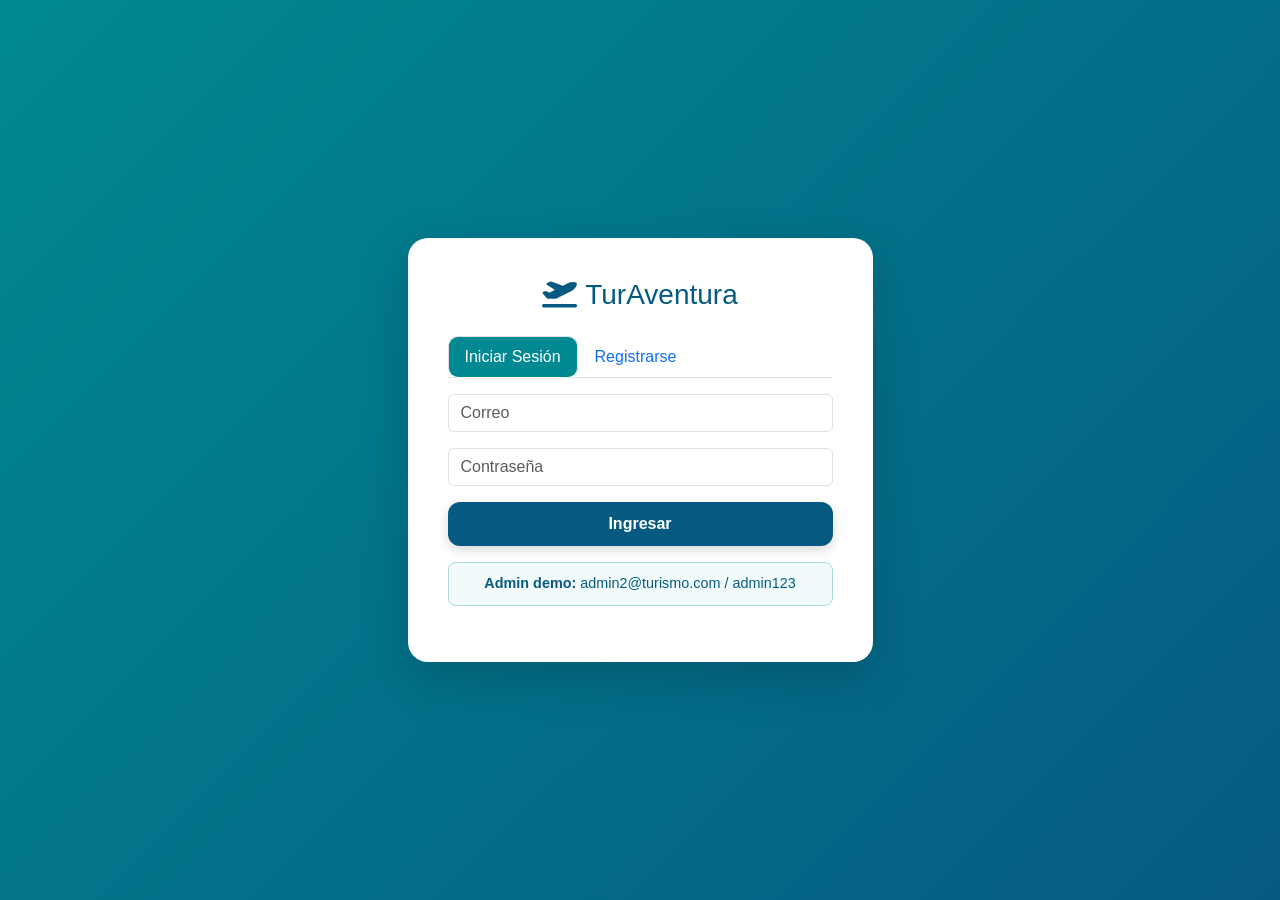
<file: ProyectoFinalTurismo-main/admin.html>
<!DOCTYPE html>
<html lang="es">
<head>
  <meta charset="UTF-8">
  <meta name="viewport" content="width=device-width, initial-scale=1.0">
  <title>Panel Admin | TurAventura</title>
  <link href="https://cdn.jsdelivr.net/npm/bootstrap@5.3.2/dist/css/bootstrap.min.css" rel="stylesheet">
  <link href="https://cdnjs.cloudflare.com/ajax/libs/font-awesome/6.5.0/css/all.min.css" rel="stylesheet">
  <link rel="stylesheet" href="css/global.css">
  <link rel="stylesheet" href="css/admin.css">
</head>

<!-- Botón flotante WhatsApp -->
<a href="https://wa.me/573001698105?text=¡Hola!%20Estoy%20interesado%20en%20conocer%20más%20sobre%20los%20destinos%20y%20paquetes%20turísticos%20de%20TurAventura%20🌍" 
   target="_blank" 
   class="whatsapp-float" 
   title="Chatea con nosotros">
  <i class="fab fa-whatsapp"></i>
</a>

<body>

  <!-- NAVBAR -->
  <nav class="navbar navbar-expand-lg sticky-top shadow-sm">
    <div class="container">
      <a class="navbar-brand" href="index.html">
        <i class="fas fa-plane-departure me-2"></i>TurAventura
      </a>
      <button class="navbar-toggler" type="button" data-bs-toggle="collapse" data-bs-target="#navMenu">
        <span class="navbar-toggler-icon"></span>
      </button>
      <div class="collapse navbar-collapse" id="navMenu">
        <ul class="navbar-nav ms-auto mb-2 mb-lg-0 gap-2">
          <li class="nav-item"><a class="nav-link" href="index.html#destinos">Destinos</a></li>
          <li class="nav-item"><a class="nav-link" href="planes.html">Paquetes</a></li>
          <li class="nav-item"><a class="nav-link active" href="admin.html">Admin</a></li>
          <div class="ms-auto d-flex gap-2 align-items-center">
            <a id="btnReservar" class="btn btn-info d-none" href="reservas.html">Reservar aquí</a>
            <a id="btnAdmin" class="btn btn-warning d-none" href="admin.html">Panel admin</a>
            <button id="btnLogout" class="btn btn-logout d-none">Cerrar sesión</button>
          </div>
        </ul>
      </div>
    </div>
  </nav>

  <!-- HEADER con identificación del admin -->
  <section class="admin-header">
    <div class="d-flex flex-wrap justify-content-between align-items-start gap-3">
      <div>
        <p class="admin-kicker">Control interno</p>
        <h1>Panel de administradores</h1>
        <p>Gestiona reservas, productos, categorías y usuarios.</p>
      </div>
      <div id="adminIdentidad" class="admin-id-card" style="display:none!important">
        <div class="d-flex align-items-center gap-3">
          <div class="admin-avatar-icon">
            <i class="fas fa-user-shield fa-2x"></i>
          </div>
          <div>
            <div class="fw-bold fs-6" id="adminNombre">—</div>
            <div class="small"><i class="fas fa-circle-check text-success me-1"></i><strong>ADMINISTRADOR</strong></div>
            <div class="text-muted small" id="adminEmail">—</div>
          </div>
        </div>
      </div>
    </div>
  </section>

  <main class="admin-shell">
    <section class="container-fluid">

      <!-- STATS -->
      <div class="row g-3 mb-4" id="adminStats"></div>

      <!-- TABS -->
      <ul class="nav nav-tabs mb-4 border-bottom" id="adminTabs" role="tablist">
        <li class="nav-item">
          <button class="nav-link active" data-tab="reservas">
            <i class="fas fa-calendar-check me-1"></i>Reservas
          </button>
        </li>
        <li class="nav-item">
          <button class="nav-link" data-tab="productos">
            <i class="fas fa-map-location-dot me-1"></i>Productos
          </button>
        </li>
        <li class="nav-item">
          <button class="nav-link" data-tab="categorias">
            <i class="fas fa-tags me-1"></i>Categorías
          </button>
        </li>
        <li class="nav-item">
          <button class="nav-link" data-tab="caracteristicas">
            <i class="fas fa-sliders me-1"></i>Características
          </button>
        </li>
        <li class="nav-item">
          <button class="nav-link" data-tab="usuarios">
            <i class="fas fa-users me-1"></i>Usuarios
          </button>
        </li>
      </ul>

      <!-- ═══════════════════════════════════════ -->
      <!-- TAB RESERVAS                            -->
      <!-- ═══════════════════════════════════════ -->
      <div id="tab-reservas" class="tab-pane-admin">
        <section class="admin-panel">
          <div class="panel-title">
            <h2><i class="fas fa-calendar-check me-2 text-primary"></i>Reservas recibidas</h2>
            <button class="btn btn-sm btn-outline-danger" id="btnLimpiarReservas">
              <i class="fas fa-trash me-1"></i>Limpiar todas
            </button>
          </div>
          <div class="table-responsive">
            <table class="table align-middle">
              <thead>
                <tr>
                  <th>#ID</th><th>Cliente</th><th>Destino</th>
                  <th>Fecha</th><th>Personas</th><th>Estado</th><th class="text-end">Acciones</th>
                </tr>
              </thead>
              <tbody id="tablaReservasAdmin"></tbody>
            </table>
          </div>
        </section>
      </div>

      <!-- ═══════════════════════════════════════ -->
      <!-- TAB PRODUCTOS                           -->
      <!-- ═══════════════════════════════════════ -->
      <div id="tab-productos" class="tab-pane-admin d-none">
        <div class="row g-4">

          <!-- Formulario -->
          <div class="col-lg-4">
            <section class="admin-panel">
              <div class="panel-title">
                <h2 id="tituloFormProducto">
                  <i class="fas fa-plus me-2 text-success"></i>Agregar producto
                </h2>
              </div>
              <form id="formProductoAdmin" class="row g-3">
                <input type="hidden" id="productoEditandoId">
                <div class="col-12">
                  <label class="form-label">Nombre</label>
                  <input class="form-control" id="adminLugar" required placeholder="Ej: Cartagena colonial">
                </div>
                <div class="col-12">
                  <label class="form-label">Descripción</label>
                  <textarea class="form-control" id="adminDescripcion" rows="3" required
                            placeholder="Describe el destino o paquete..."></textarea>
                </div>
                <div class="col-12">
                  <label class="form-label">Precio (COP $)</label>
                  <input class="form-control" id="adminPrecio" type="number" min="0" step="any" placeholder="0">
                </div>

                <div class="col-12">
                  <label class="form-label">Categoría</label>
                  <select class="form-select" id="adminCategoria" required>
                    <option value="">Cargando categorías...</option>
                  </select>
                </div>

                <div class="col-12">
                  <label class="form-label">Imagen del destino</label>
                  <input type="file" class="form-control" id="adminImagenFile" accept="image/*">
                  <div id="previewImagen" class="mt-2"></div>
                  <input type="hidden" id="adminImagen">
                  <div id="uploadProgress" class="small text-muted mt-1" style="display:none">
                    <div class="spinner-border spinner-border-sm me-1"></div>Subiendo imagen...
                  </div>
                </div>

                <div class="col-12 d-flex gap-2">
                  <button class="btn btn-primary flex-fill" type="submit">
                    <i class="fas fa-save me-1"></i><span id="btnGuardarTexto">Guardar</span>
                  </button>
                  <button class="btn btn-outline-secondary" type="button"
                          id="btnCancelarEdicion" onclick="cancelarEdicionProducto()" style="display:none">
                    <i class="fas fa-times"></i>
                  </button>
                </div>
              </form>
              <div id="mensajeDestinoAdmin" class="small mt-3"></div>
            </section>
          </div>

          <!-- Tabla productos -->
          <div class="col-lg-8">
            <section class="admin-panel">
              <div class="panel-title">
                <h2><i class="fas fa-list me-2 text-primary"></i>Productos publicados</h2>
                <input class="form-control form-control-sm" id="buscarProducto" style="max-width:200px"
                       placeholder="🔍 Buscar..." oninput="filtrarProductos(this.value)">
              </div>
              <div class="table-responsive">
                <table class="table align-middle">
                  <thead>
                    <tr>
                      <th>#</th><th>Nombre</th><th>Categoría</th>
                      <th>Precio</th><th class="text-end">Acciones</th>
                    </tr>
                  </thead>
                  <tbody id="tablaProductosAdmin"></tbody>
                </table>
              </div>
            </section>
          </div>

        </div>
      </div>

      <!-- ═══════════════════════════════════════ -->
      <!-- TAB CATEGORÍAS                          -->
      <!-- ═══════════════════════════════════════ -->
      <div id="tab-categorias" class="tab-pane-admin d-none">
        <div class="row g-4">

          <!-- Formulario nueva categoría -->
          <div class="col-lg-4">
            <section class="admin-panel">
              <div class="panel-title">
                <h2><i class="fas fa-plus me-2 text-success"></i>Agregar categoría</h2>
              </div>
              <form id="formCategoriaAdmin" class="row g-3">
                <div class="col-12">
                  <label class="form-label">Nombre</label>
                  <input class="form-control" id="categoriaNombre" required
                         placeholder="Ej: Turismo de aventura">
                </div>
                <div class="col-12">
                  <button class="btn btn-success w-100" type="submit">
                    <i class="fas fa-tag me-1"></i>Crear categoría
                  </button>
                </div>
              </form>
              <div id="mensajeCategoriaAdmin" class="small mt-3"></div>
            </section>
          </div>

          <!-- Lista categorías -->
          <div class="col-lg-8">
            <section class="admin-panel">
              <div class="panel-title">
                <h2><i class="fas fa-tags me-2 text-primary"></i>Categorías registradas</h2>
              </div>
              <div id="listaCategorias"><p class="text-muted">Cargando...</p></div>
            </section>
          </div>

        </div>
      </div>

      <!-- ═══════════════════════════════════════ -->
      <!-- TAB CARACTERÍSTICAS                     -->
      <!-- ═══════════════════════════════════════ -->
      <div id="tab-caracteristicas" class="tab-pane-admin d-none">
        <div class="row g-4">

          <!-- Formulario -->
          <div class="col-lg-4">
            <section class="admin-panel">
              <div class="panel-title">
                <h2><i class="fas fa-plus me-2 text-success"></i>Agregar característica</h2>
              </div>
              <form id="formCaracteristicaAdmin" class="row g-3">
                <div class="col-12">
                  <label class="form-label">Producto</label>
                  <select class="form-select" id="charProductoId" required>
                    <option value="">Selecciona un producto</option>
                  </select>
                </div>
                <div class="col-12">
                  <label class="form-label">Atributo</label>
                  <input class="form-control" id="charNombre" required
                         placeholder="Ej: Dificultad, Duración, Incluye...">
                </div>
                <div class="col-12">
                  <label class="form-label">Valor</label>
                  <input class="form-control" id="charValor" required
                         placeholder="Ej: Alta, 3 días, Guía turístico">
                </div>
                <div class="col-12">
                  <button class="btn btn-primary w-100" type="submit">
                    <i class="fas fa-save me-1"></i>Guardar característica
                  </button>
                </div>
              </form>
              <div id="mensajeCaracteristicaAdmin" class="small mt-3"></div>
            </section>
          </div>

          <!-- Lista características -->
          <div class="col-lg-8">
            <section class="admin-panel">
              <div class="panel-title">
                <h2><i class="fas fa-sliders me-2 text-primary"></i>Características</h2>
                <select class="form-select form-select-sm" id="filtroProductoChar" style="max-width:220px"
                        onchange="renderCaracteristicasFiltradas(this.value)">
                  <option value="">— Todos los productos —</option>
                </select>
              </div>
              <div id="listaCaracteristicas"><p class="text-muted">Cargando...</p></div>
            </section>
          </div>

        </div>
      </div>

      <!-- ═══════════════════════════════════════ -->
      <!-- TAB USUARIOS                            -->
      <!-- ═══════════════════════════════════════ -->
      <div id="tab-usuarios" class="tab-pane-admin d-none">
        <section class="admin-panel">
          <div class="panel-title">
            <h2><i class="fas fa-users me-2 text-primary"></i>Usuarios registrados</h2>
          </div>
          <div class="table-responsive">
            <table class="table align-middle">
              <thead>
                <tr><th>#</th><th>Usuario</th><th>Email</th><th>Rol</th><th class="text-end">Acciones</th></tr>
              </thead>
              <tbody id="tablaUsuariosAdmin"></tbody>
            </table>
          </div>
        </section>
      </div>

    </section>
  </main>

  <!-- ════════════════════════════════════════════════ -->
  <!-- MODAL: CATEGORIZAR PRODUCTO                      -->
  <!-- ════════════════════════════════════════════════ -->
  <div class="modal fade" id="modalCategorizar" tabindex="-1">
    <div class="modal-dialog">
      <div class="modal-content">
        <div class="modal-header">
          <h5 class="modal-title"><i class="fas fa-tags me-2 text-primary"></i>Categorizar producto</h5>
          <button type="button" class="btn-close" data-bs-dismiss="modal"></button>
        </div>
        <div class="modal-body">
          <p class="text-muted mb-3">
            Producto: <strong id="modalProductoNombre">—</strong>
          </p>
          <label class="form-label">Nueva categoría</label>
          <select class="form-select" id="modalCatSelect"></select>
        </div>
        <div class="modal-footer">
          <button class="btn btn-secondary" data-bs-dismiss="modal">Cancelar</button>
          <button class="btn btn-primary" onclick="guardarCategorizacion()">
            <i class="fas fa-save me-1"></i>Aplicar categoría
          </button>
        </div>
      </div>
    </div>
  </div>

  <!-- MODAL: CONFIRMACIÓN ELIMINAR -->
  <div class="modal fade" id="modalConfirmar" tabindex="-1">
    <div class="modal-dialog modal-sm">
      <div class="modal-content border-danger">
        <div class="modal-header bg-danger text-white">
          <h5 class="modal-title">
            <i class="fas fa-triangle-exclamation me-2"></i>Confirmar eliminación
          </h5>
          <button type="button" class="btn-close btn-close-white" data-bs-dismiss="modal"></button>
        </div>
        <div class="modal-body">
          <p id="modalConfirmarTexto" class="mb-0">¿Estás seguro de que deseas eliminar este elemento?</p>
        </div>
        <div class="modal-footer">
          <button class="btn btn-secondary btn-sm" data-bs-dismiss="modal">Cancelar</button>
          <button class="btn btn-danger btn-sm" id="btnConfirmarAccion">
            <i class="fas fa-trash me-1"></i>Eliminar
          </button>
        </div>
      </div>
    </div>
  </div>

  <!-- TOAST de notificación -->
  <div class="position-fixed bottom-0 end-0 p-3" style="z-index:9999">
    <div id="adminToast" class="toast align-items-center text-bg-success border-0" role="alert">
      <div class="d-flex">
        <div class="toast-body" id="adminToastMsg">Operación exitosa.</div>
        <button type="button" class="btn-close btn-close-white me-2 m-auto" data-bs-dismiss="toast"></button>
      </div>
    </div>
  </div>

  <footer id="contacto" class="pt-5 pb-3">
    <div class="container">
      <div class="row g-4 mb-4">
        <div class="col-md-4">
          <h5><i class="fas fa-plane-departure me-2"></i>TurAventura</h5>
          <p class="mt-2" style="font-size:0.9rem;">Tu agencia de confianza para reservas de turismo.</p>
        </div>
        <div class="col-md-2">
          <h5>Compañía</h5>
          <ul class="list-unstyled mt-2"><li><a href="nosotros.html">Nosotros</a></li></ul>
        </div>
        <div class="col-md-2">
          <h5>Servicios</h5>
          <ul class="list-unstyled mt-2"><li><a href="planes.html">Paquetes</a></li></ul>
        </div>
        <div class="col-md-4">
          <h5>Contacto</h5>
          <ul class="list-unstyled mt-2">
            <li><i class="fas fa-phone me-2 text-primary"></i>+57 300 123 4567</li>
            <li><i class="fas fa-envelope me-2 text-primary"></i>hola@turaventura.co</li>
            <li><i class="fas fa-map-marker-alt me-2 text-primary"></i>Medellín, Antioquia</li>
          </ul>
        </div>
      </div>
      <div class="footer-bottom text-center py-3">
        <small>© 2026 TurAventura. Todos los derechos reservados.</small>
      </div>
    </div>
  </footer>

  <script src="https://cdn.jsdelivr.net/npm/bootstrap@5.3.2/dist/js/bootstrap.bundle.min.js"></script>
  <script src="js/destinos-data.js"></script>
  <script src="js/auth-nav.js"></script>
  <script src="js/api.js"></script>
  <script src="js/admin.js"></script>
</body>
</html>
</file>
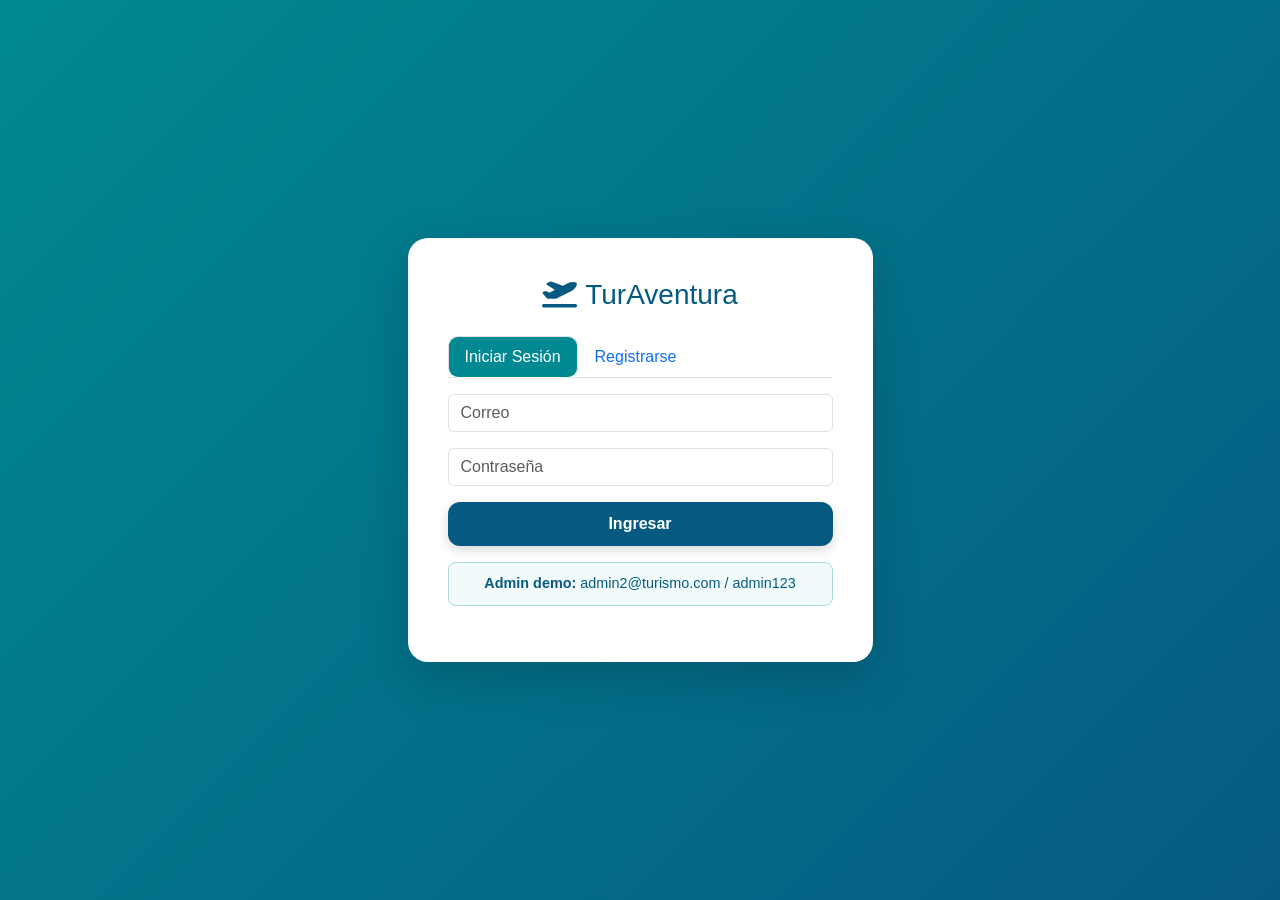
<file: ProyectoFinalTurismo-main/login.html>
<!DOCTYPE html>
<html lang="es">
<head>
  <meta charset="UTF-8">
  <title>TurAventura - Acceso</title>
  <link href="https://cdn.jsdelivr.net/npm/bootstrap@5.3.0/dist/css/bootstrap.min.css" rel="stylesheet">
  <link href="https://cdnjs.cloudflare.com/ajax/libs/font-awesome/6.4.0/css/all.min.css" rel="stylesheet">
  <link rel="stylesheet" href="css/login.css">
</head>
<body>

<div class="container d-flex justify-content-center align-items-center" style="min-height:100vh;">
  <div class="col-md-5">
    <div class="login-card shadow-lg">

      <h3 class="text-center mb-4">
        <a class="navbar-brand" href="index.html" style="color:#065A82;text-decoration:none;">
          <i class="fas fa-plane-departure me-2"></i>TurAventura
        </a>
      </h3>

      <!-- Tabs -->
      <ul class="nav nav-tabs mb-3" id="authTabs">
        <li class="nav-item">
          <button class="nav-link active" data-bs-toggle="tab" data-bs-target="#login">
            Iniciar Sesión
          </button>
        </li>
        <li class="nav-item">
          <button class="nav-link" data-bs-toggle="tab" data-bs-target="#register">
            Registrarse
          </button>
        </li>
      </ul>

      <div class="tab-content">

        <!-- LOGIN -->
        <div class="tab-pane fade show active" id="login">
          <form id="loginForm">
            <div class="mb-3">
              <input type="email" id="loginEmail" class="form-control" placeholder="Correo">
            </div>
            <div class="mb-3">
              <input type="password" id="loginPass" class="form-control" placeholder="Contraseña">
            </div>
            <button type="submit" class="btn btn-main w-100">Ingresar</button>
          </form>
          <div class="admin-demo mt-3">
            <strong>Admin demo:</strong> admin2@turismo.com / admin123
          </div>
          <div id="loginMsg" class="text-center mt-3"></div>
        </div>

        <!-- REGISTRO -->
        <div class="tab-pane fade" id="register">
          <form id="registerForm">
            <div class="mb-3">
              <input type="text" id="regNombre" class="form-control" placeholder="Nombre completo">
            </div>
            <div class="mb-3">
              <input type="email" id="regEmail" class="form-control" placeholder="Correo">
            </div>
            <div class="mb-3">
              <input type="password" id="regPass" class="form-control" placeholder="Contraseña (mín. 6 caracteres)">
            </div>
            <button type="submit" class="btn btn-main w-100">Crear cuenta</button>
          </form>
          <div id="registerMsg" class="text-center mt-3"></div>
        </div>

      </div>
    </div>
  </div>
</div>

<script src="https://cdn.jsdelivr.net/npm/bootstrap@5.3.0/dist/js/bootstrap.bundle.min.js"></script>
<script src="js/api.js"></script>
<script src="js/login.js"></script>
</body>
</html>
</file>
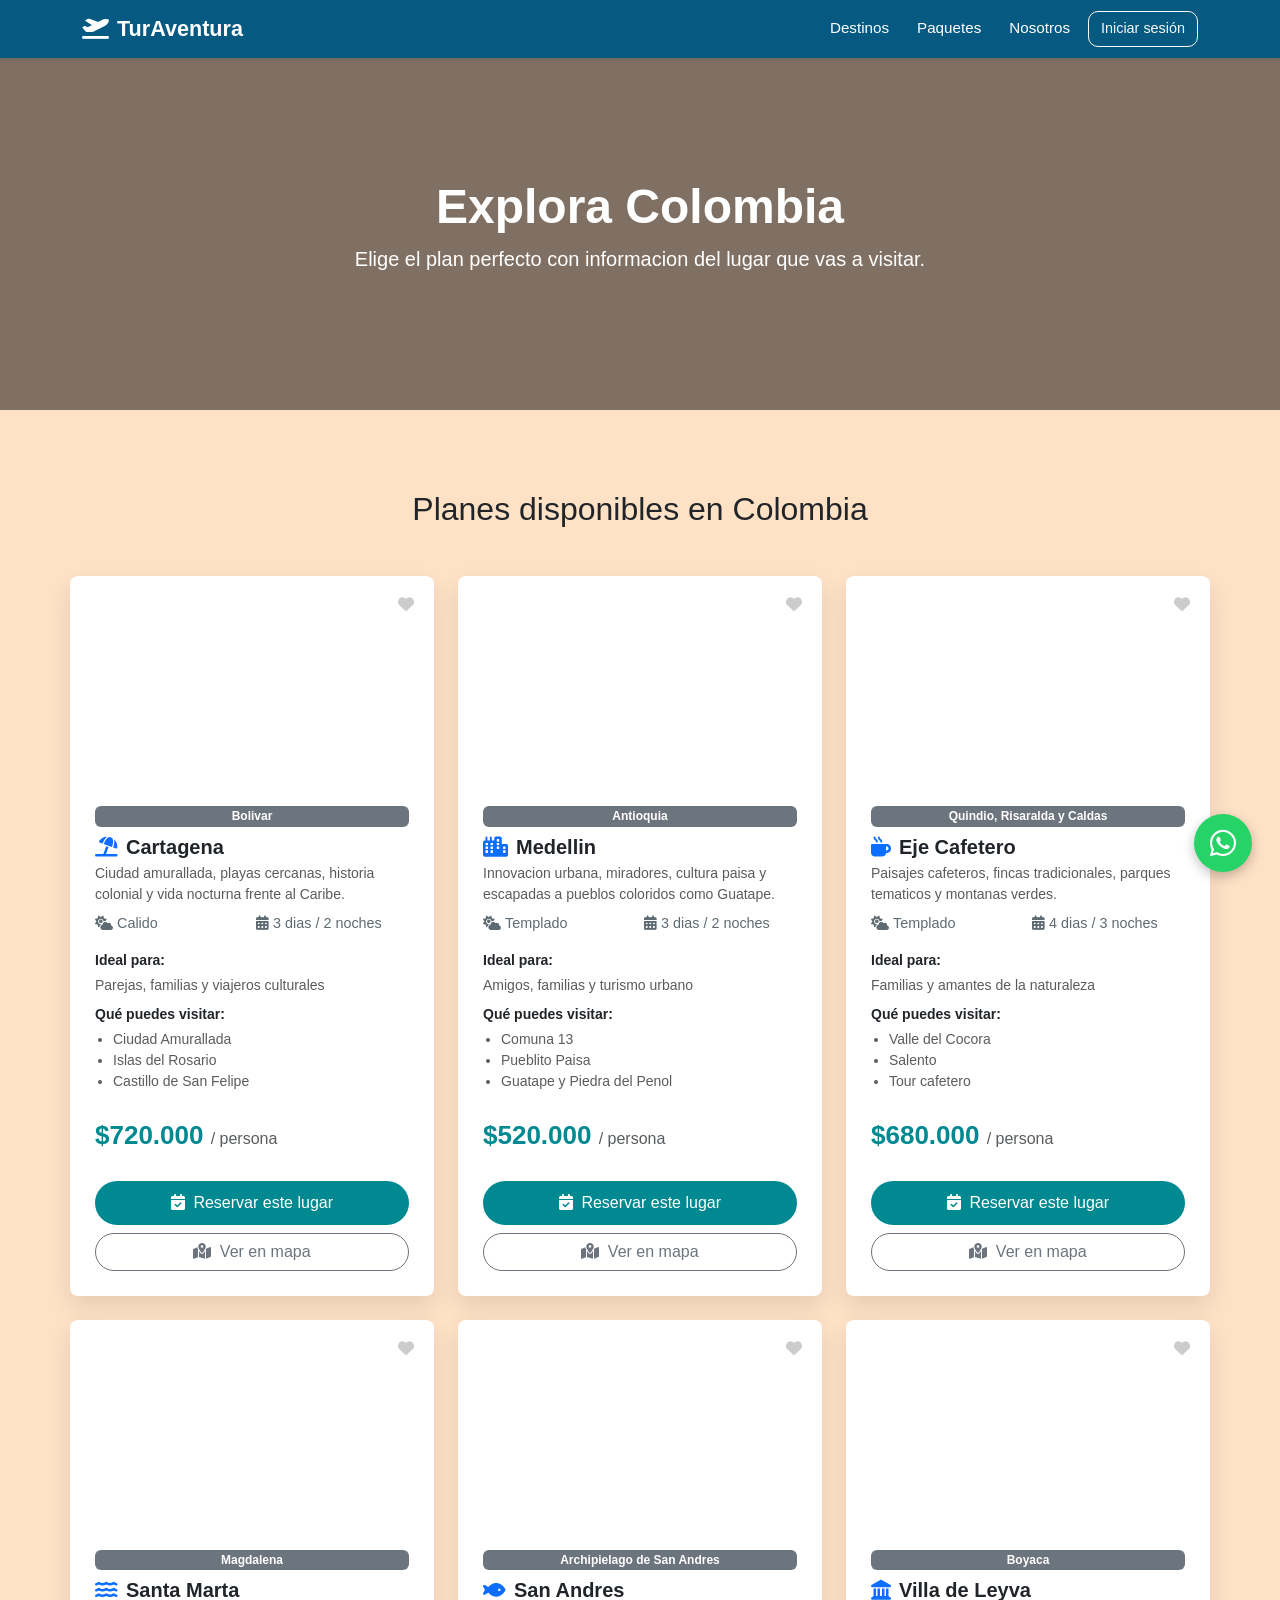
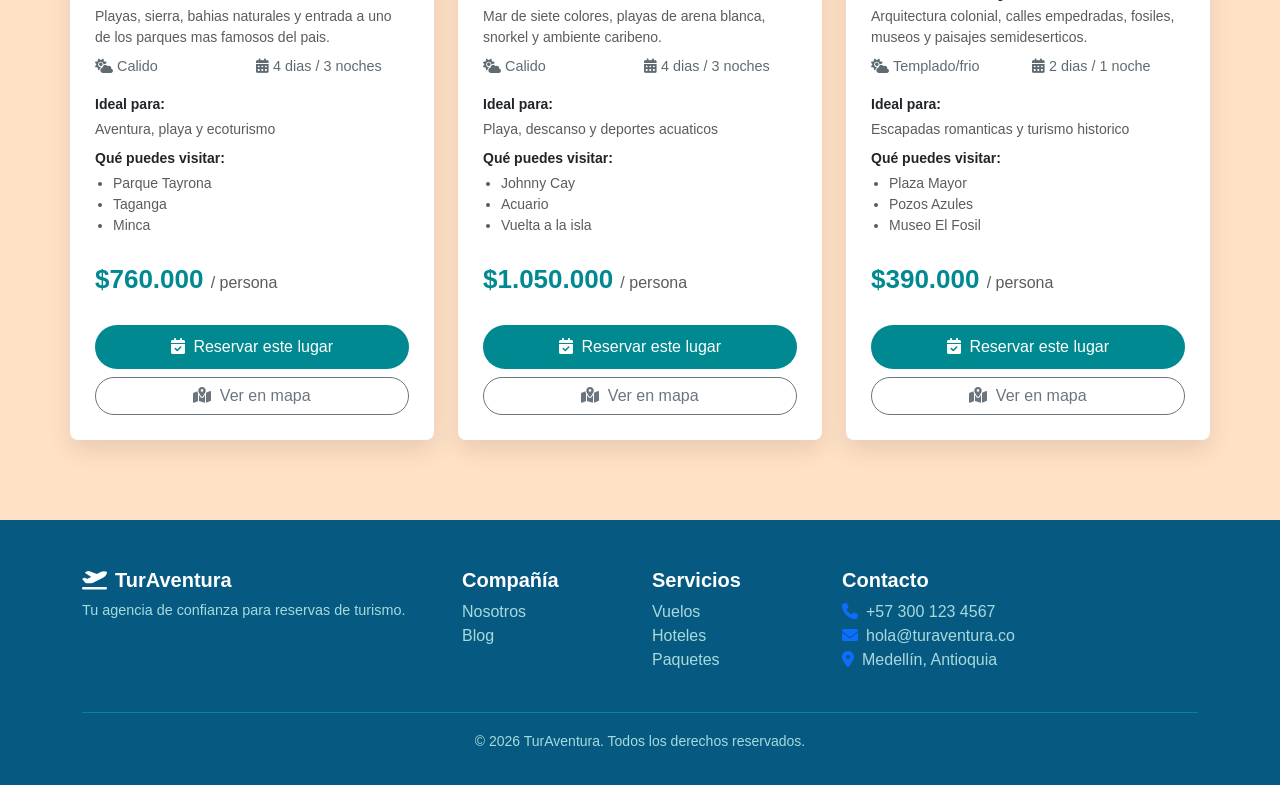
<file: ProyectoFinalTurismo-main/planes.html>
<!DOCTYPE html>
<html lang="es">
<head>
  <meta charset="UTF-8">
  <meta name="viewport" content="width=device-width, initial-scale=1.0">
  <title>Planes | TurAventura</title>
  <link href="https://cdn.jsdelivr.net/npm/bootstrap@5.3.2/dist/css/bootstrap.min.css" rel="stylesheet">
  <link href="https://cdnjs.cloudflare.com/ajax/libs/font-awesome/6.5.0/css/all.min.css" rel="stylesheet">
  <link rel="stylesheet" href="css/global.css">
  <link rel="stylesheet" href="css/planes.css">
</head>

<!-- Botón flotante WhatsApp -->
<a href="https://wa.me/573001698105?text=¡Hola!%20Estoy%20interesado%20en%20conocer%20más%20sobre%20los%20destinos%20y%20paquetes%20turísticos%20de%20TurAventura%20🌍" 
   target="_blank" 
   class="whatsapp-float" 
   title="Chatea con nosotros">
  <i class="fab fa-whatsapp"></i>
</a>

<script src="js/favoritos.js"></script>


<body>

  <!-- NAVBAR -->
  <nav class="navbar navbar-expand-lg sticky-top shadow-sm">
    <div class="container">
      <a class="navbar-brand" href="index.html">
        <i class="fas fa-plane-departure me-2"></i>TurAventura
      </a>
      <button class="navbar-toggler" type="button" data-bs-toggle="collapse" data-bs-target="#navMenu">
        <span class="navbar-toggler-icon"></span>
      </button>
      <div class="collapse navbar-collapse" id="navMenu">
        <ul class="navbar-nav ms-auto mb-2 mb-lg-0 gap-2">
          <li class="nav-item"><a class="nav-link" href="index.html#destinos">Destinos</a></li>
          <li class="nav-item"><a class="nav-link active" href="planes.html">Paquetes</a></li>
          <li class="nav-item"><a class="nav-link" href="nosotros.html">Nosotros</a></li>
          <div class="ms-auto d-flex gap-2 align-items-center">
            <a id="btnLogin" class="btn btn-outline-light" href="login.html">Iniciar sesión</a>
            <a id="btnReservar" class="btn btn-info d-none" href="reservas.html">Reservar aquí</a>
            <a id="btnAdmin" class="btn btn-warning d-none" href="admin.html">Panel admin</a>
            <button id="btnLogout" class="btn btn-logout d-none">Cerrar sesión</button>
          </div>
        </ul>
      </div>
    </div>
  </nav>

  <!-- HERO -->
  <section class="hero-planes">
    <div class="container text-center">
      <h1>Explora Colombia</h1>
      <p>Elige el plan perfecto con informacion del lugar que vas a visitar.</p>
    </div>
  </section>

  <!-- PLANES -->
  <section class="planes container">
    <h2 class="text-center mb-5">Planes disponibles en Colombia</h2>
    <div id="planesContainer" class="row g-4">
      <!-- Los planes se cargan dinámicamente -->
    </div>
  </section>

  <!-- FOOTER -->
  <footer id="contacto" class="pt-5 pb-3">
    <div class="container">
      <div class="row g-4 mb-4">
        <div class="col-md-4">
          <h5><i class="fas fa-plane-departure me-2"></i>TurAventura</h5>
          <p class="mt-2" style="font-size:0.9rem;">Tu agencia de confianza para reservas de turismo.</p>
        </div>
        <div class="col-md-2">
          <h5>Compañía</h5>
          <ul class="list-unstyled mt-2">
            <li><a href="nosotros.html">Nosotros</a></li>
            <li><a href="#">Blog</a></li>
          </ul>
        </div>
        <div class="col-md-2">
          <h5>Servicios</h5>
          <ul class="list-unstyled mt-2">
            <li><a href="#">Vuelos</a></li>
            <li><a href="#">Hoteles</a></li>
            <li><a href="planes.html">Paquetes</a></li>
          </ul>
        </div>
        <div class="col-md-4">
          <h5>Contacto</h5>
          <ul class="list-unstyled mt-2">
            <li><i class="fas fa-phone me-2 text-primary"></i>+57 300 123 4567</li>
            <li><i class="fas fa-envelope me-2 text-primary"></i>hola@turaventura.co</li>
            <li><i class="fas fa-map-marker-alt me-2 text-primary"></i>Medellín, Antioquia</li>
          </ul>
        </div>
      </div>
      <div class="footer-bottom text-center py-3">
        <small>© 2026 TurAventura. Todos los derechos reservados.</small>
      </div>
    </div>
  </footer>

  <script src="https://cdn.jsdelivr.net/npm/bootstrap@5.3.2/dist/js/bootstrap.bundle.min.js"></script>
  <script src="js/api.js"></script>
  <script src="js/destinos-data.js"></script>
  <script src="js/planes.js"></script>
  <script src="js/auth-nav.js"></script>
  <script>
    document.addEventListener("DOMContentLoaded", function () {
      const logueado = localStorage.getItem("usuarioLogueado");
      if (logueado === "true") {
        document.getElementById("btnLogin").classList.add("d-none");
        document.getElementById("btnReservar").classList.remove("d-none");
        document.getElementById("btnLogout").classList.remove("d-none");
      }
      document.getElementById("btnLogout").addEventListener("click", function () {
        localStorage.removeItem("usuarioLogueado");
        localStorage.removeItem("nombreUsuario");
        window.location.href = "index.html";
      });
    });
  </script>
</body>
</html>
</file>
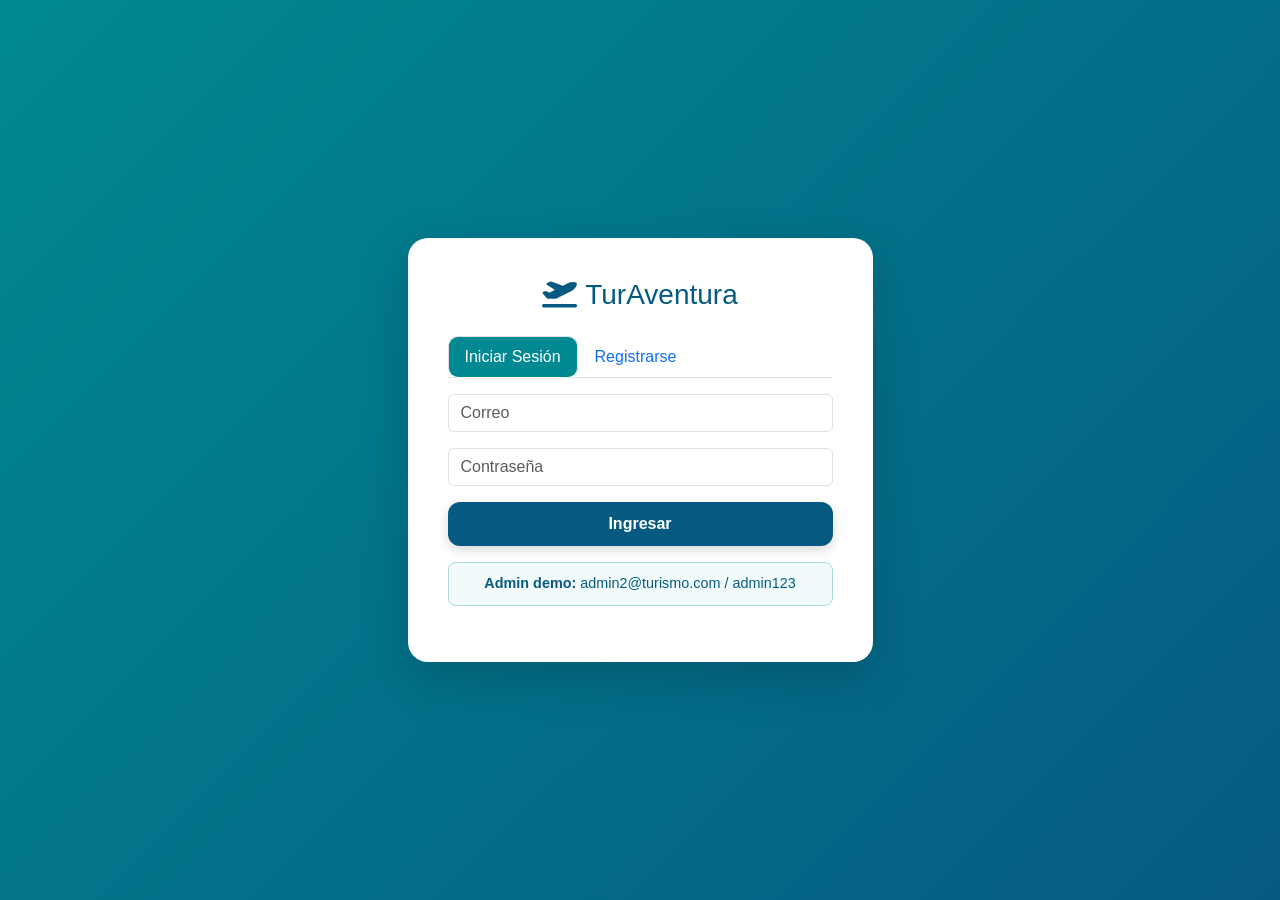
<file: ProyectoFinalTurismo-main/reservas.html>
<!DOCTYPE html>
<html lang="es">
<head>
  <meta charset="UTF-8">
  <meta name="viewport" content="width=device-width, initial-scale=1.0">
  <title>TurAventura - Reservas</title>
  <link href="https://cdn.jsdelivr.net/npm/bootstrap@5.3.0/dist/css/bootstrap.min.css" rel="stylesheet">
  <link href="https://cdnjs.cloudflare.com/ajax/libs/font-awesome/6.4.0/css/all.min.css" rel="stylesheet">
  <link rel="stylesheet" href="css/global.css">
  <link rel="stylesheet" href="css/reservas.css">
</head>

<!-- Botón flotante WhatsApp -->
<a href="https://wa.me/573001698105?text=¡Hola!%20Estoy%20interesado%20en%20conocer%20más%20sobre%20los%20destinos%20y%20paquetes%20turísticos%20de%20TurAventura%20🌍" 
   target="_blank" 
   class="whatsapp-float" 
   title="Chatea con nosotros">
  <i class="fab fa-whatsapp"></i>
</a>

<body>

  <!-- NAVBAR -->
  <nav class="navbar navbar-expand-lg sticky-top shadow-sm">
    <div class="container">
      <a class="navbar-brand" href="index.html">
        <i class="fas fa-plane-departure me-2"></i>TurAventura
      </a>
      <button class="navbar-toggler" type="button" data-bs-toggle="collapse" data-bs-target="#navMenu">
        <span class="navbar-toggler-icon"></span>
      </button>
      <div class="collapse navbar-collapse" id="navMenu">
        <ul class="navbar-nav ms-auto mb-2 mb-lg-0 gap-2">
          <li class="nav-item"><a class="nav-link" href="index.html#destinos">Destinos</a></li>
          <li class="nav-item"><a class="nav-link" href="planes.html">Paquetes</a></li>
          <li class="nav-item"><a class="nav-link" href="nosotros.html">Nosotros</a></li>
          <div class="ms-auto d-flex gap-2 align-items-center">
            <a id="btnReservar" class="btn btn-info" href="reservas.html">Reservar aquí</a>
            <a id="btnAdmin" class="btn btn-warning d-none" href="admin.html">Panel admin</a>
            <button id="btnLogout" class="btn btn-logout">Cerrar sesión</button>
          </div>
        </ul>
      </div>
    </div>
  </nav>

  <!-- FORMULARIO -->
  <section class="py-5">
    <div class="container">
      <div class="row justify-content-center">
        <div class="col-lg-7">
          <div class="card shadow-lg p-4 border-0 rounded-4">

            <h2 class="text-center titulo-formulario mb-4">
              <i class="fas fa-plane-departure me-2"></i>Reserva tu experiencia
            </h2>

            <form id="formReserva">

              <div class="mb-3">
                <label class="form-label fw-semibold"><i class="fas fa-user me-2"></i>Nombre completo</label>
                <input type="text" id="nombre" class="form-control">
                <small class="text-danger" id="errorNombre"></small>
              </div>

              <div class="mb-3">
                <label class="form-label fw-semibold"><i class="fas fa-envelope me-2"></i>Correo electrónico</label>
                <input type="email" id="email" class="form-control">
                <small class="text-danger" id="errorEmail"></small>
              </div>

              <div class="mb-3">
                <label class="form-label fw-semibold"><i class="fas fa-map-marker-alt me-2"></i>Destino</label>
                <select id="destino" class="form-control">
                  <option value="">Cargando destinos...</option>
                </select>
                <small class="text-danger" id="errorDestino"></small>
            </div>

              <div class="mb-3">
                <label class="form-label fw-semibold"><i class="fas fa-calendar-alt me-2"></i>Fecha de viaje</label>
                <input type="date" id="fecha" class="form-control">
                <small class="text-danger" id="errorFecha"></small>
              </div>

              <div class="mb-4">
                <label class="form-label fw-semibold"><i class="fas fa-users me-2"></i>Número de personas</label>
                <input type="number" id="personas" class="form-control" min="1" max="20">
                <small class="text-danger" id="errorPersonas"></small>
              </div>

              <button type="submit" class="btn btn-reservar w-100 py-2">
                <i class="fas fa-check-circle me-2"></i>Confirmar Reserva
              </button>

            </form>

            <!-- Mensaje éxito — empieza oculto con d-none -->
            <div id="mensajeExito" class="alert mt-3 d-none text-center"></div>

            <hr class="my-4">

<div class="text-center">
  <button class="btn btn-secondary" onclick="mostrarReservas()">
    <i class="fas fa-list me-2"></i>Ver tus reservas
  </button>
</div>

<div class="table-responsive mt-4">
  <table class="table table-striped d-none" id="tablaReservas">
    <thead class="table-dark">
      <tr>
        <th>Nombre</th>
        <th>Email</th>
        <th>Destino</th>
        <th>Fecha</th>
        <th>Personas</th>
        <th>Acción</th>
      </tr>
    </thead>
    <tbody id="contenidoTabla"></tbody>
  </table>
</div>
<script>

function mostrarReservas(){

  const tabla = document.getElementById("tablaReservas");
  const contenido = document.getElementById("contenidoTabla");

  let reservas = JSON.parse(localStorage.getItem("reservas")) || [];

  tabla.classList.remove("d-none");

  contenido.innerHTML = "";

  reservas.forEach((reserva, index) => {

    contenido.innerHTML += `
      <tr>
        <td>${reserva.nombre}</td>
        <td>${reserva.email}</td>
        <td>${reserva.destino}</td>
        <td>${reserva.fecha}</td>
        <td>${reserva.personas}</td>
        <td>
          <button class="btn btn-danger btn-sm" onclick="eliminarReserva(${index})">
            <i class="fas fa-trash"></i>
          </button>
        </td>
      </tr>
    `;

  });

}

function eliminarReserva(index){

  let reservas = JSON.parse(localStorage.getItem("reservas")) || [];

  reservas.splice(index,1);

  localStorage.setItem("reservas", JSON.stringify(reservas));

  mostrarReservas();

}

</script>

          </div>
        </div>
      </div>
    </div>
  </section>

  <script src="https://cdn.jsdelivr.net/npm/bootstrap@5.3.0/dist/js/bootstrap.bundle.min.js"></script>
  <!-- Solo form.js maneja el formulario (se eliminó reservas.js de aquí) -->
  <script src="js/api.js"></script>
  <script src="js/form.js"></script>
  <script src="js/auth-nav.js"></script>
  <script>
    // Redirigir si no está logueado
    if (localStorage.getItem("usuarioLogueado") !== "true") {
      window.location.href = "login.html";
    }

    const params = new URLSearchParams(window.location.search);
    const destino = params.get("destino");
    if (destino) {
      document.getElementById("destino").value = destino;
    }
  </script>
</body>
</html>
</file>
<file: ProyectoFinalTurismo-main/css/global.css>
/*VARIABLES GLOBALES*/
:root {
  --turquesa:      #008991;
  --menta:         #A8DADC;
  --coral:         #FFAAA5;
  --arena:         #FFE1C6;
  --azul-profundo: #065A82;
  --coral-boton:   #F95738;
}

body {
  font-family: 'Segoe UI', sans-serif;
  background-color: var(--arena);
}

/*NAVBAR (compartido)*/
.navbar {
  background: var(--azul-profundo);
  padding: 8px 0;
}

.navbar-brand {
  font-size: 1.35rem;
  font-weight: 700;
  color: white !important;
}

.nav-link {
  color: white !important;
  font-size: 0.95rem;
  font-weight: 500;
  padding: 6px 10px !important;
}

.nav-link:hover {
  color: var(--menta) !important;
}

/*BOTONES NAVBAR */
.btn-logout {
  background-color: var(--coral-boton);
  color: white;
  border: none;
  border-radius: 12px;
  padding: 8px 16px;
  font-weight: 600;
  transition: all 0.3s ease;
  box-shadow: 0 4px 12px rgba(0,0,0,0.15);
}

.btn-logout:hover {
  transform: translateY(-2px);
  opacity: 0.9;
  box-shadow: 0 6px 18px rgba(0,0,0,0.25);
}

.navbar .btn {
  border-radius: 10px;
  font-size: 0.9rem;
  padding: 6px 12px;
  white-space: nowrap;
}

@media (max-width: 991px) {
  .navbar-nav {
    padding-top: 10px;
  }

  .navbar .d-flex {
    flex-wrap: wrap;
    margin-top: 8px;
  }
}

.whatsapp-float {
  position: fixed;
  bottom: 28px;
  right: 28px;
  z-index: 9999;
  background-color: #25D366;
  color: white;
  width: 58px;
  height: 58px;
  border-radius: 50%;
  display: flex;
  align-items: center;
  justify-content: center;
  font-size: 30px;
  box-shadow: 0 4px 12px rgba(0,0,0,0.25);
  text-decoration: none;
  transition: transform 0.2s, background-color 0.2s;
}

.whatsapp-float:hover {
  background-color: #1ebe5d;
  transform: scale(1.1);
  color: white;
}


.btn-favorito {
  position: absolute;
  top: 10px;
  right: 10px;
  background: rgba(255,255,255,0.85);
  border: none;
  border-radius: 50%;
  width: 36px;
  height: 36px;
  display: flex;
  align-items: center;
  justify-content: center;
  cursor: pointer;
  color: #ccc;
  font-size: 16px;
  transition: all 0.2s;
  z-index: 10;
}

.btn-favorito:hover,
.btn-favorito.activo {
  color: #e74c3c;
  background: white;
  transform: scale(1.15);
}
</file>
<file: ProyectoFinalTurismo-main/css/admin.css>
body {
  background: #f4f8f9;
}

.admin-shell {
  padding-bottom: 48px;
}

.admin-header {
  background: linear-gradient(135deg, var(--azul-profundo), var(--turquesa));
  color: white;
  margin-bottom: 28px;
  padding: 48px min(5vw, 56px);
}

.admin-header h1 {
  font-size: clamp(2rem, 4vw, 3rem);
  font-weight: 800;
  margin: 0 0 8px;
}

.admin-header p {
  margin: 0;
  max-width: 720px;
}

.admin-kicker {
  color: var(--menta);
  font-weight: 700;
  letter-spacing: 0.04em;
  text-transform: uppercase;
}

/* ─── Tarjeta de identificación del admin ─── */
.admin-id-card {
  background: rgba(255, 255, 255, 0.12);
  border: 1px solid rgba(255,255,255,0.25);
  border-radius: 12px;
  color: white;
  padding: 16px 20px;
  backdrop-filter: blur(6px);
}

.admin-avatar-icon {
  background: rgba(255,255,255,0.2);
  border-radius: 50%;
  width: 52px; height: 52px;
  display: flex; align-items: center; justify-content: center;
  color: white;
  flex-shrink: 0;
}

/* ─── Stats ─── */
.admin-stat,
.admin-panel {
  background: white;
  border: 1px solid #dbe8ea;
  border-radius: 8px;
  box-shadow: 0 10px 24px rgba(6, 90, 130, 0.08);
}

.admin-stat {
  padding: 20px;
}

.admin-stat i {
  color: var(--turquesa);
}

.admin-stat strong {
  color: var(--azul-profundo);
}

.admin-panel {
  padding: 22px;
}

/* ─── Tabs ─── */
#adminTabs {
  background: rgb(65, 80, 214);
  border-radius: 8px 8px 0 0;
  border: 1px solid #dbe8ea;
  border-bottom: 2px solid #000607;
  padding: 6px 8px 0;
  gap: 4px;
}

#adminTabs .nav-link {
  color: #111827;
  font-weight: 700;
  font-size: 0.95rem;
  letter-spacing: 0.01em;
  border: none;
  border-bottom: 3px solid transparent;
  border-radius: 6px 6px 0 0;
  padding: 10px 20px;
  transition: all 0.2s;
  background: transparent;
}

#adminTabs .nav-link:hover {
  color: #065a82;
  border-bottom-color: #065a82;
  background: rgba(6, 90, 130, 0.06);
}

#adminTabs .nav-link.active {
  color: #065a82;
  border-bottom: 3px solid #065a82;
  background: #eef6fa;
  font-weight: 800;
}

.tab-pane-admin {
  animation: fadeInUp 0.2s ease;
}

@keyframes fadeInUp {
  from { opacity: 0; transform: translateY(8px); }
  to   { opacity: 1; transform: translateY(0); }
}

/* ─── Panel title ─── */
.panel-title {
  align-items: center;
  display: flex;
  gap: 12px;
  justify-content: space-between;
  margin-bottom: 16px;
  flex-wrap: wrap;
}

.panel-title h2 {
  color: var(--azul-profundo);
  font-size: 1.15rem;
  font-weight: 800;
  margin: 0;
}

/* ─── User rows ─── */
.user-row,
.destino-admin-card {
  border: 1px solid #e1ecee;
  border-radius: 8px;
  padding: 12px;
}

.user-row + .user-row {
  margin-top: 10px;
}

/* ─── FOOTER ─── */
footer {
  background: var(--azul-profundo);
  color: var(--menta);
}

footer h5 {
  color: white;
  font-weight: 700;
}

footer a {
  color: var(--menta);
  text-decoration: none;
}

footer a:hover {
  color: white;
}

.footer-bottom {
  border-top: 1px solid var(--turquesa);
  color: var(--menta);
}
</file>
<file: ProyectoFinalTurismo-main/css/login.css>
/*FONDO LOGIN*/
body {
  background: linear-gradient(135deg, #008991, #065A82);
  font-family: 'Segoe UI', sans-serif;
}

/*TARJETA*/
.login-card {
  border-radius: 20px;
  background: white;
  padding: 40px;
}

/*TABS*/
.nav-tabs .nav-link.active {
  background-color: #008991;
  color: white;
  border-radius: 10px;
}

/*BOTÓN PRINCIPAL*/
.btn-main {
  background-color: #065A82;
  color: white;
  border: none;
  border-radius: 12px;
  padding: 10px 18px;
  font-weight: 600;
  transition: all 0.3s ease;
  box-shadow: 0 4px 12px rgba(0,0,0,0.15);
}

.btn-main:hover {
  background-color: #008991;
  color: white;
  transform: translateY(-2px);
  box-shadow: 0 6px 18px rgba(0,0,0,0.25);
}

.admin-demo {
  background: #f1fbfc;
  border: 1px solid #A8DADC;
  border-radius: 8px;
  color: #065A82;
  font-size: 0.9rem;
  padding: 10px 12px;
  text-align: center;
}
</file>
<file: ProyectoFinalTurismo-main/css/planes.css>
/*HERO PLANES*/
.hero-planes {
  background: linear-gradient(rgba(0,0,0,0.5), rgba(0,0,0,0.5)),
    url("https://images.unsplash.com/photo-1507525428034-b723cf961d3e") center/cover no-repeat;
  color: white;
  padding: 120px 20px;
  text-align: center;
}

.hero-planes h1 {
  font-size: 48px;
  font-weight: 700;
}

.hero-planes p {
  font-size: 20px;
}

/*SECCIÓN PLANES*/
.planes {
  padding: 80px 0;
}

/*TARJETA PLAN */
.plan-card {
  background: white;
  border-radius: 8px;
  overflow: hidden;
  box-shadow: 0 10px 25px rgba(0,0,0,0.1);
  transition: 0.3s;
}

.plan-card:hover {
  transform: translateY(-10px);
}

.plan-img {
  aspect-ratio: 16 / 9;
  width: 100%;
  height: auto;
  object-fit: cover;
  object-position: center;
  display: block;
}

.plan-body {
  padding: 25px;
}

.plan-precio {
  font-size: 26px;
  font-weight: bold;
  color: var(--turquesa);
}

.btn-plan {
  background: var(--turquesa);
  color: white;
  border: none;
  border-radius: 25px;
  padding: 10px 20px;
  margin-top: 10px;
  text-decoration: none;
  display: inline-block;
}

.btn-plan:hover {
  background: var(--coral-boton);
  color: white;
}

.plan-detail {
  display: grid;
  gap: 8px;
  grid-template-columns: 1fr 1fr;
  color: #5f6b72;
  font-size: 0.9rem;
}

.plan-list {
  padding-left: 18px;
}

.btn-outline-secondary {
  border-radius: 25px;
}

/* FOOTER */
footer {
  background: var(--azul-profundo);
  color: var(--menta);
}

footer h5 {
  color: white;
  font-weight: 700;
}

footer a {
  color: var(--menta);
  text-decoration: none;
}

footer a:hover {
  color: white;
}

.footer-bottom {
  border-top: 1px solid var(--turquesa);
  color: var(--menta);
}
</file>
<file: ProyectoFinalTurismo-main/css/reservas.css>
/*FONDO RESERVAS */
body {
  background-color: #A8DADC;
  font-family: 'Segoe UI', sans-serif;
}

/*CARD FORMULARIO*/
.formulario-card {
  background-color: white;
  border-radius: 15px;
  border: 2px solid #A8DADC;
}

.titulo-formulario {
  color: #065A82;
  font-weight: bold;
}

/*BOTÓN RESERVAR*/
.btn-reservar {
  background-color: #008991;
  color: white;
  font-weight: bold;
  border: none;
  transition: 0.3s;
}

.btn-reservar:hover {
  background-color: #065A82;
  color: white;
}

/*INPUTS */
.form-control:focus {
  border-color: #008991;
  box-shadow: 0 0 5px rgba(0,137,145,0.5);
}

input.error {
  border: 2px solid #FFAAA5;
}

/*MENSAJE ÉXITO */
.alert-exito {
  background-color: #A8DADC;
  color: #065A82;
  border: none;
  border-radius: 10px;
}
</file>
